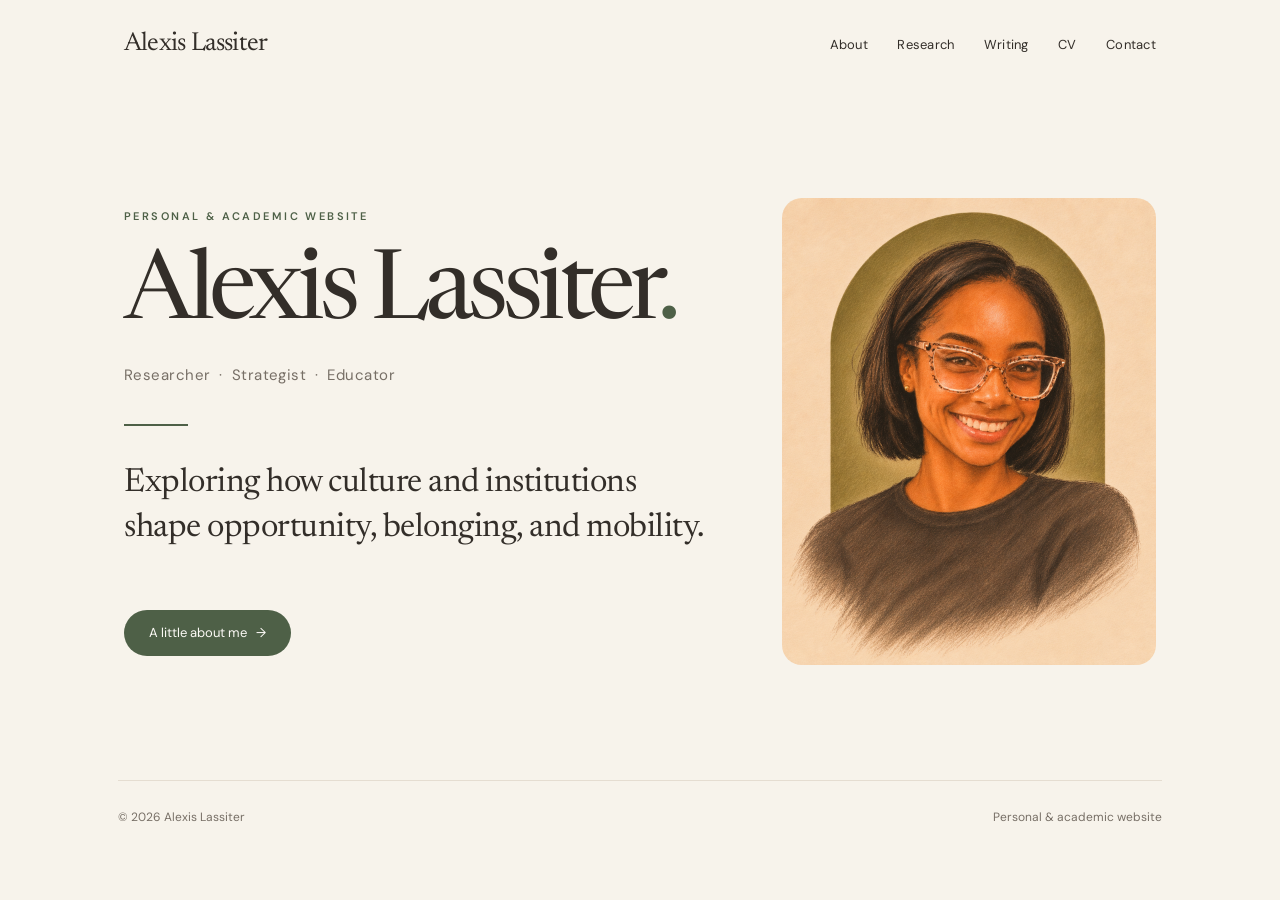
<file: index.html>
<!doctype html>
<html lang="en">
<head>
<meta charset="utf-8"><meta name="viewport" content="width=device-width,initial-scale=1">
<meta name="theme-color" content="#f7f3eb">
<meta name="description" content="Personal and academic website of Alexis Lassiter.">
<title>Home | Alexis Lassiter</title>
<link rel="stylesheet" href="styles.css">
</head>
<body>
<header class="site-header"><a class="brand" href="index.html">Alexis Lassiter</a><nav class="nav" aria-label="Main navigation"><a href="about.html">About</a><a href="research.html">Research</a><a href="writing.html">Writing</a><a href="cv.html">CV</a><a href="contact.html">Contact</a></nav></header>
<main><section class="hero hero-with-portrait"><div class="hero-layout"><div class="hero-copy"><div class="eyebrow">Personal & academic website</div><h1>Alexis Lassiter<span style="color:var(--olive)">.</span></h1><div class="role">Researcher&nbsp; · &nbsp;Strategist&nbsp; · &nbsp;Educator</div><div class="accent-rule"></div><p class="lead">Exploring how culture and institutions shape opportunity, belonging, and mobility.</p><a class="button" href="about.html">A little about me &nbsp; →</a></div><div class="hero-art"><img src="headshot%20sketch.png" alt="Colored-pencil portrait illustration of Alexis Lassiter" width="1122" height="1402" onerror="this.parentElement.style.display='none'"></div></div></section></main>
<footer class="site-footer"><span>© 2026 Alexis Lassiter</span><span>Personal & academic website</span></footer>
</body></html>
</file>
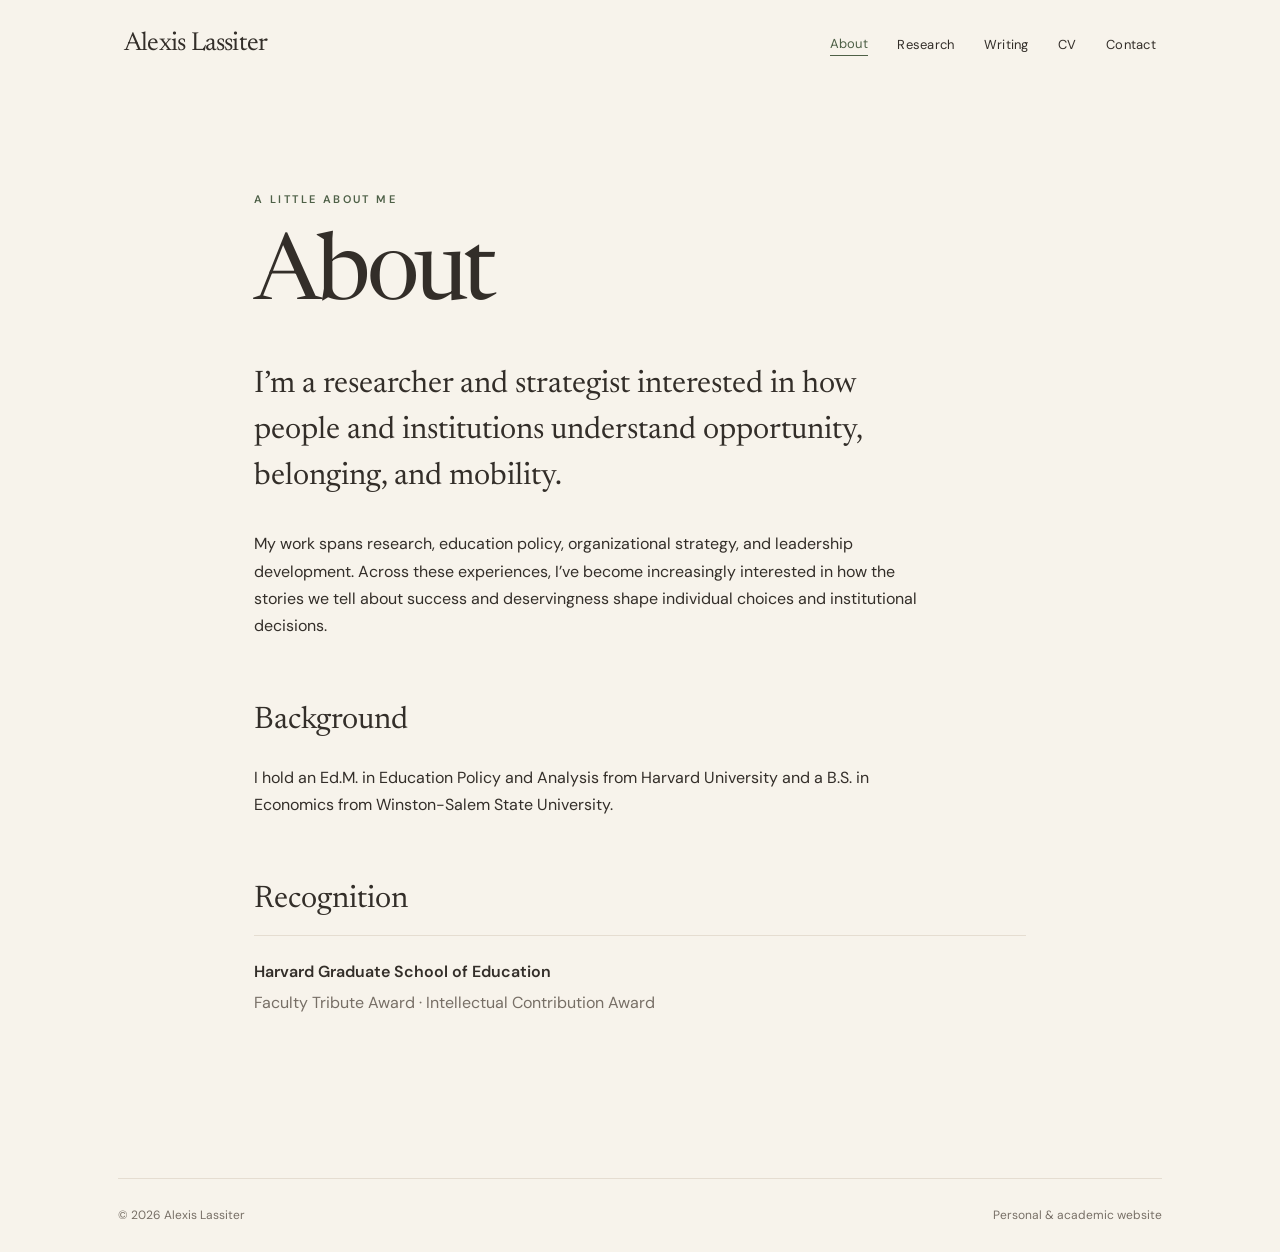
<file: about.html>
<!doctype html>
<html lang="en">
<head>
<meta charset="utf-8"><meta name="viewport" content="width=device-width,initial-scale=1">
<meta name="theme-color" content="#f7f3eb">
<meta name="description" content="Personal and academic website of Alexis Lassiter.">
<title>About | Alexis Lassiter</title>
<link rel="stylesheet" href="styles.css">
</head>
<body>
<header class="site-header"><a class="brand" href="index.html">Alexis Lassiter</a><nav class="nav" aria-label="Main navigation"><a href="about.html" aria-current="page">About</a><a href="research.html">Research</a><a href="writing.html">Writing</a><a href="cv.html">CV</a><a href="contact.html">Contact</a></nav></header>
<main><div class="page"><div class="eyebrow">A little about me</div><h1>About</h1><p class="intro">I’m a researcher and strategist interested in how people and institutions understand opportunity, belonging, and mobility.</p><p>My work spans research, education policy, organizational strategy, and leadership development. Across these experiences, I’ve become increasingly interested in how the stories we tell about success and deservingness shape individual choices and institutional decisions.</p><h2>Background</h2><p>I hold an Ed.M. in Education Policy and Analysis from Harvard University and a B.S. in Economics from Winston-Salem State University.</p><h2>Recognition</h2><div class="item"><h3>Harvard Graduate School of Education</h3><p class="subtle">Faculty Tribute Award · Intellectual Contribution Award</p></div></div></main>
<footer class="site-footer"><span>© 2026 Alexis Lassiter</span><span>Personal & academic website</span></footer>
</body></html>
</file>
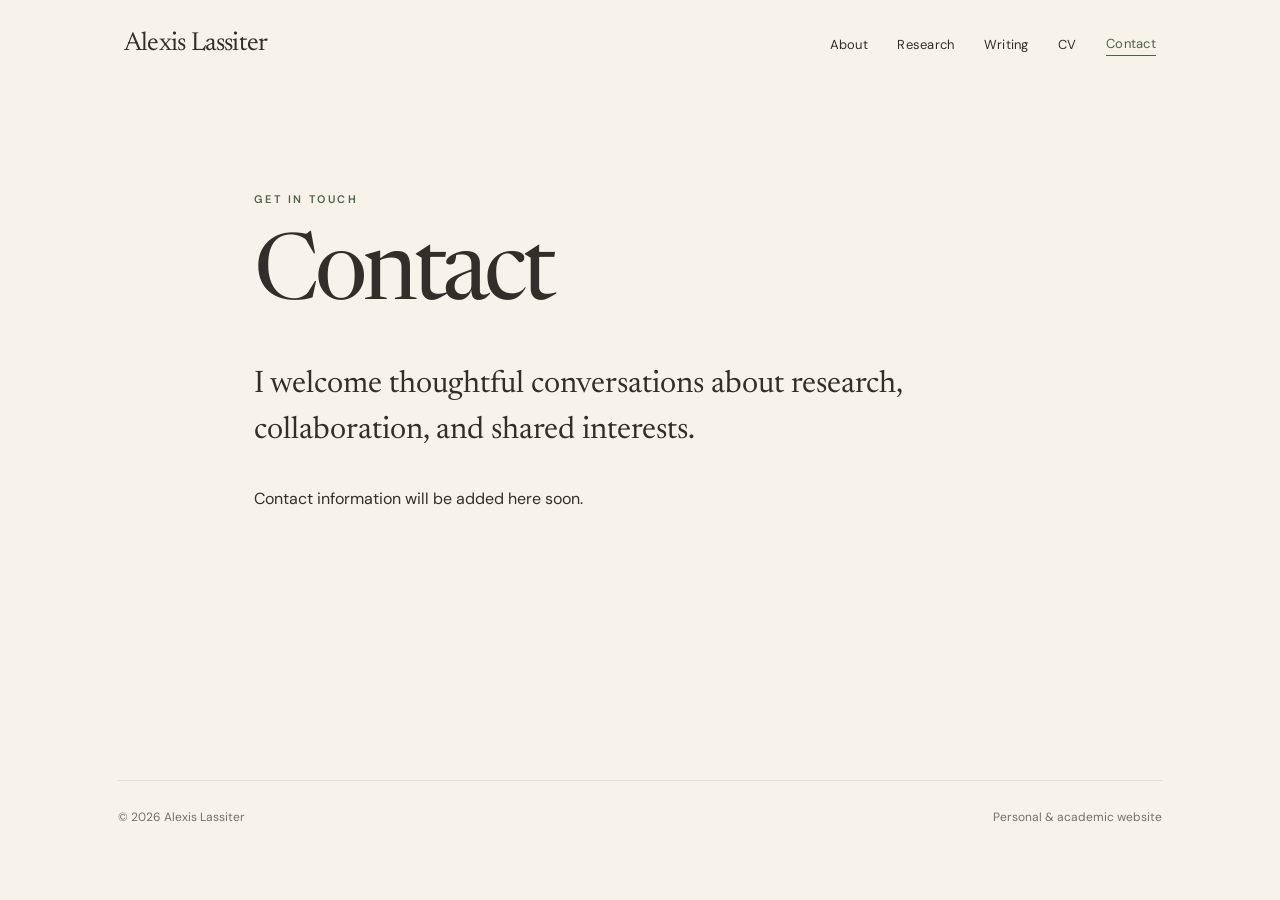
<file: contact.html>
<!doctype html>
<html lang="en">
<head>
<meta charset="utf-8"><meta name="viewport" content="width=device-width,initial-scale=1">
<meta name="theme-color" content="#f7f3eb">
<meta name="description" content="Personal and academic website of Alexis Lassiter.">
<title>Contact | Alexis Lassiter</title>
<link rel="stylesheet" href="styles.css">
</head>
<body>
<header class="site-header"><a class="brand" href="index.html">Alexis Lassiter</a><nav class="nav" aria-label="Main navigation"><a href="about.html">About</a><a href="research.html">Research</a><a href="writing.html">Writing</a><a href="cv.html">CV</a><a href="contact.html" aria-current="page">Contact</a></nav></header>
<main><div class="page"><div class="eyebrow">Get in touch</div><h1>Contact</h1><p class="intro">I welcome thoughtful conversations about research, collaboration, and shared interests.</p><p>Contact information will be added here soon.</p></div></main>
<footer class="site-footer"><span>© 2026 Alexis Lassiter</span><span>Personal & academic website</span></footer>
</body></html>
</file>
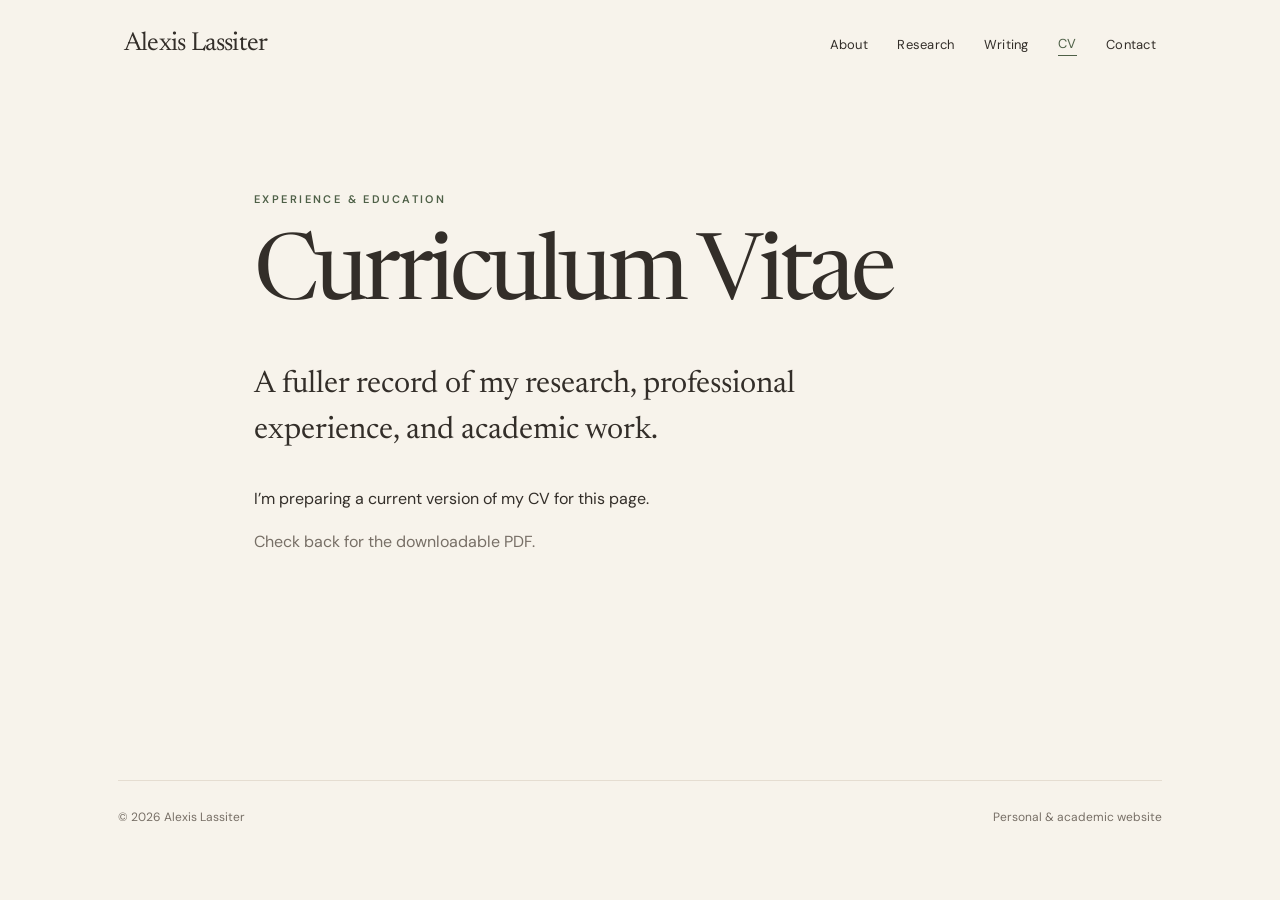
<file: cv.html>
<!doctype html>
<html lang="en">
<head>
<meta charset="utf-8"><meta name="viewport" content="width=device-width,initial-scale=1">
<meta name="theme-color" content="#f7f3eb">
<meta name="description" content="Personal and academic website of Alexis Lassiter.">
<title>CV | Alexis Lassiter</title>
<link rel="stylesheet" href="styles.css">
</head>
<body>
<header class="site-header"><a class="brand" href="index.html">Alexis Lassiter</a><nav class="nav" aria-label="Main navigation"><a href="about.html">About</a><a href="research.html">Research</a><a href="writing.html">Writing</a><a href="cv.html" aria-current="page">CV</a><a href="contact.html">Contact</a></nav></header>
<main><div class="page"><div class="eyebrow">Experience & education</div><h1>Curriculum Vitae</h1><p class="intro">A fuller record of my research, professional experience, and academic work.</p><p>I’m preparing a current version of my CV for this page.</p><p class="subtle">Check back for the downloadable PDF.</p></div></main>
<footer class="site-footer"><span>© 2026 Alexis Lassiter</span><span>Personal & academic website</span></footer>
</body></html>
</file>
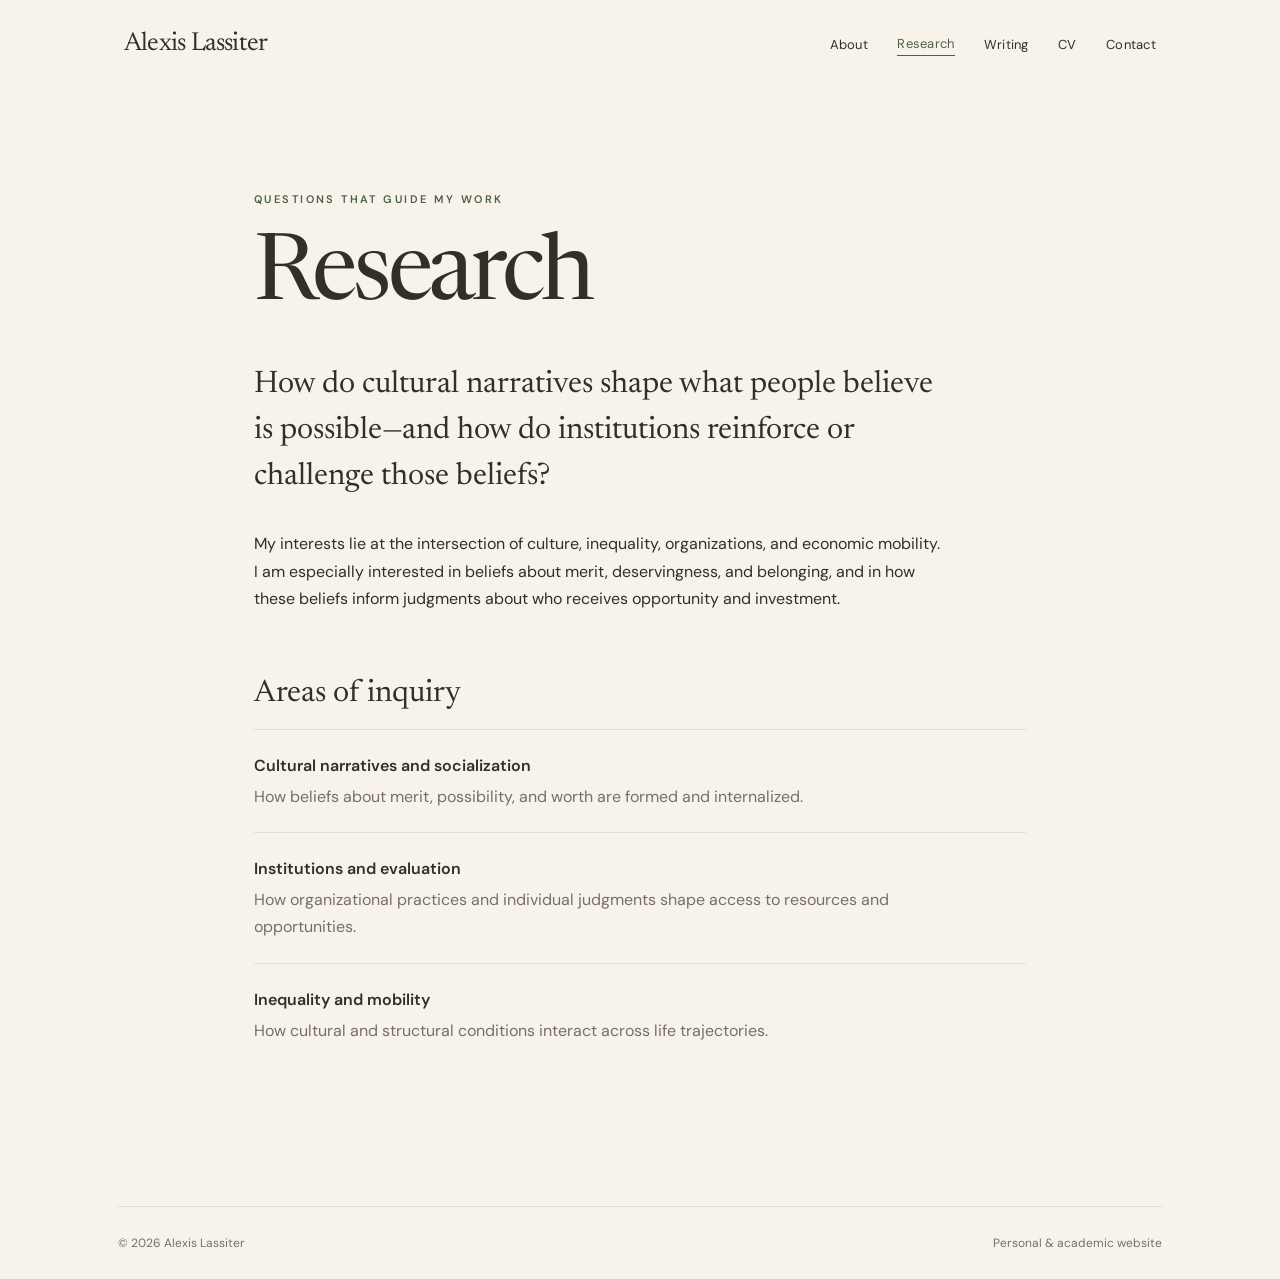
<file: research.html>
<!doctype html>
<html lang="en">
<head>
<meta charset="utf-8"><meta name="viewport" content="width=device-width,initial-scale=1">
<meta name="theme-color" content="#f7f3eb">
<meta name="description" content="Personal and academic website of Alexis Lassiter.">
<title>Research | Alexis Lassiter</title>
<link rel="stylesheet" href="styles.css">
</head>
<body>
<header class="site-header"><a class="brand" href="index.html">Alexis Lassiter</a><nav class="nav" aria-label="Main navigation"><a href="about.html">About</a><a href="research.html" aria-current="page">Research</a><a href="writing.html">Writing</a><a href="cv.html">CV</a><a href="contact.html">Contact</a></nav></header>
<main><div class="page"><div class="eyebrow">Questions that guide my work</div><h1>Research</h1><p class="intro">How do cultural narratives shape what people believe is possible—and how do institutions reinforce or challenge those beliefs?</p><p>My interests lie at the intersection of culture, inequality, organizations, and economic mobility. I am especially interested in beliefs about merit, deservingness, and belonging, and in how these beliefs inform judgments about who receives opportunity and investment.</p><h2>Areas of inquiry</h2><div class="item"><h3>Cultural narratives and socialization</h3><p class="subtle">How beliefs about merit, possibility, and worth are formed and internalized.</p></div><div class="item"><h3>Institutions and evaluation</h3><p class="subtle">How organizational practices and individual judgments shape access to resources and opportunities.</p></div><div class="item"><h3>Inequality and mobility</h3><p class="subtle">How cultural and structural conditions interact across life trajectories.</p></div></div></main>
<footer class="site-footer"><span>© 2026 Alexis Lassiter</span><span>Personal & academic website</span></footer>
</body></html>
</file>
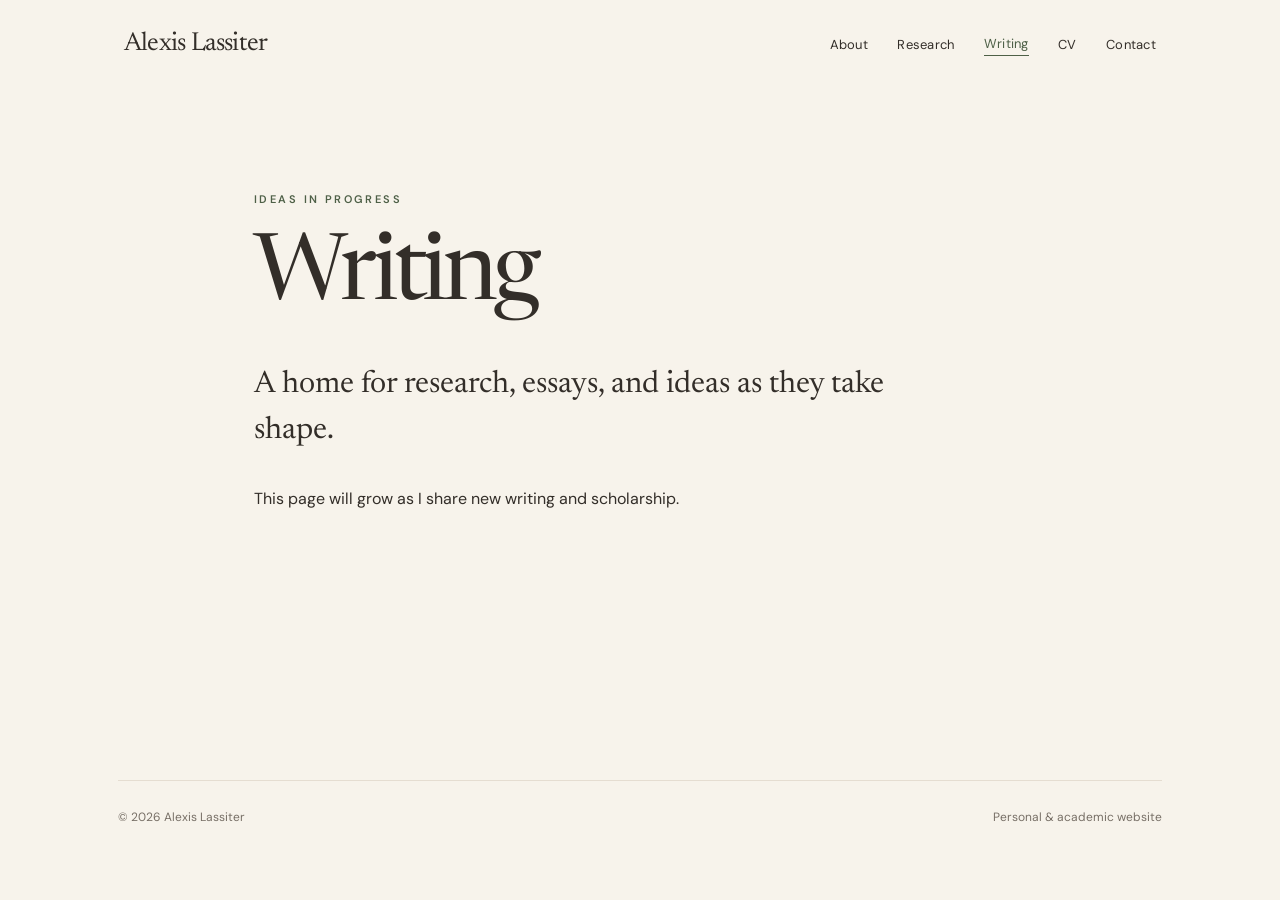
<file: writing.html>
<!doctype html>
<html lang="en">
<head>
<meta charset="utf-8"><meta name="viewport" content="width=device-width,initial-scale=1">
<meta name="theme-color" content="#f7f3eb">
<meta name="description" content="Personal and academic website of Alexis Lassiter.">
<title>Writing | Alexis Lassiter</title>
<link rel="stylesheet" href="styles.css">
</head>
<body>
<header class="site-header"><a class="brand" href="index.html">Alexis Lassiter</a><nav class="nav" aria-label="Main navigation"><a href="about.html">About</a><a href="research.html">Research</a><a href="writing.html" aria-current="page">Writing</a><a href="cv.html">CV</a><a href="contact.html">Contact</a></nav></header>
<main><div class="page"><div class="eyebrow">Ideas in progress</div><h1>Writing</h1><p class="intro">A home for research, essays, and ideas as they take shape.</p><p>This page will grow as I share new writing and scholarship.</p></div></main>
<footer class="site-footer"><span>© 2026 Alexis Lassiter</span><span>Personal & academic website</span></footer>
</body></html>
</file>
<file: styles.css>
@import url('https://fonts.googleapis.com/css2?family=DM+Sans:wght@400;500;600&family=Newsreader:opsz,wght@6..72,400;6..72,500&display=swap');
:root{--cream:#f7f3eb;--paper:#fcfaf6;--espresso:#332e29;--olive:#4e6047;--muted:#776f66;--line:#e5ddd1}
*{box-sizing:border-box}html{scroll-behavior:smooth}body{margin:0;background:var(--cream);color:var(--espresso);font-family:'DM Sans',Arial,sans-serif;font-size:16px;line-height:1.7}
a{color:inherit;text-decoration:none}a:hover{color:var(--olive)}a:focus-visible{outline:2px solid var(--olive);outline-offset:5px}
.site-header{max-width:1160px;margin:auto;padding:30px 5vw;display:flex;justify-content:space-between;align-items:center;gap:20px}
.brand{font-family:'Newsreader',Georgia,serif;font-size:26px;letter-spacing:-.03em;line-height:1.15}
.nav{display:flex;align-items:center;gap:clamp(13px,2.3vw,31px);flex-wrap:wrap}.nav a{font-size:13px;letter-spacing:.02em}.nav a[aria-current=page]{color:var(--olive);border-bottom:1px solid var(--olive)}
main{min-height:calc(100vh - 210px)}.hero{max-width:1160px;margin:auto;padding:clamp(105px,17vh,180px) 5vw 150px}.eyebrow{text-transform:uppercase;letter-spacing:.22em;color:var(--olive);font-size:11px;font-weight:600}.hero h1{font-family:'Newsreader',Georgia,serif;font-weight:400;font-size:clamp(64px,10vw,132px);line-height:1.03;letter-spacing:-.055em;margin:20px 0 18px}.hero .role{font-size:15px;color:var(--muted);letter-spacing:.03em}.accent-rule{width:64px;height:2px;background:var(--olive);margin:36px 0}.lead{font-family:'Newsreader',Georgia,serif;font-size:clamp(24px,3vw,37px);line-height:1.35;max-width:650px;letter-spacing:-.015em}.button{display:inline-block;background:var(--olive);color:var(--paper);padding:12px 25px;border-radius:25px;font-size:13px;margin-top:24px}.button:hover{background:#354a34;color:white}
.page{max-width:900px;margin:0 auto;padding:100px 5vw 140px}.page h1{font-family:'Newsreader',Georgia,serif;font-weight:400;font-size:clamp(54px,8vw,92px);letter-spacing:-.045em;line-height:1.1;margin:18px 0 34px}.page h2{font-family:'Newsreader',Georgia,serif;font-weight:400;font-size:31px;margin:56px 0 8px}.page p{max-width:690px}.intro{font-family:'Newsreader',Georgia,serif;font-size:clamp(23px,3vw,31px);line-height:1.48}.subtle{color:var(--muted)}.item{border-top:1px solid var(--line);padding:22px 0}.item h3{font-size:16px;font-weight:600;margin:0 0 4px}.item p{margin:0}.inline-link{color:var(--olive);text-decoration:underline;text-underline-offset:4px}
.site-footer{border-top:1px solid var(--line);max-width:1044px;margin:auto;padding:26px 0;display:flex;justify-content:space-between;gap:16px;font-size:12px;color:var(--muted)}
@media(max-width:640px){.site-header{padding:25px 6vw;align-items:flex-start;flex-direction:column}.brand{font-size:25px}.nav{gap:12px 18px}.nav a{font-size:12px}.hero{padding:95px 6vw 120px}.hero h1{font-size:clamp(56px,12vw,78px)}.page{padding:70px 6vw 105px}.site-footer{margin:0 6vw}.lead{font-size:26px}}
@media(prefers-reduced-motion:reduce){html{scroll-behavior:auto}}

/* Illustrated portrait: airy two-column hero, no additional page sections */
.hero-with-portrait{padding-top:clamp(80px,12vh,135px);padding-bottom:clamp(70px,10vh,120px)}
.hero-layout{display:grid;grid-template-columns:minmax(0,1.35fr) minmax(260px,.85fr);align-items:center;gap:clamp(32px,5vw,86px)}
.hero-copy{min-width:0}
.hero-with-portrait h1{font-size:clamp(58px,7.5vw,106px);white-space:nowrap}
.hero-with-portrait .lead{font-size:clamp(24px,2.6vw,34px)}
.hero-art{justify-self:end;width:min(100%,395px)}
.hero-art img{display:block;width:100%;height:auto;border-radius:20px}
@media(max-width:900px){.hero-with-portrait h1{white-space:normal;font-size:clamp(58px,8vw,90px)}}
@media(max-width:720px){.hero-layout{grid-template-columns:1fr;gap:42px}.hero-art{justify-self:center;width:min(80%,360px)}.hero-with-portrait{padding-top:80px;padding-bottom:95px}}
</file>
